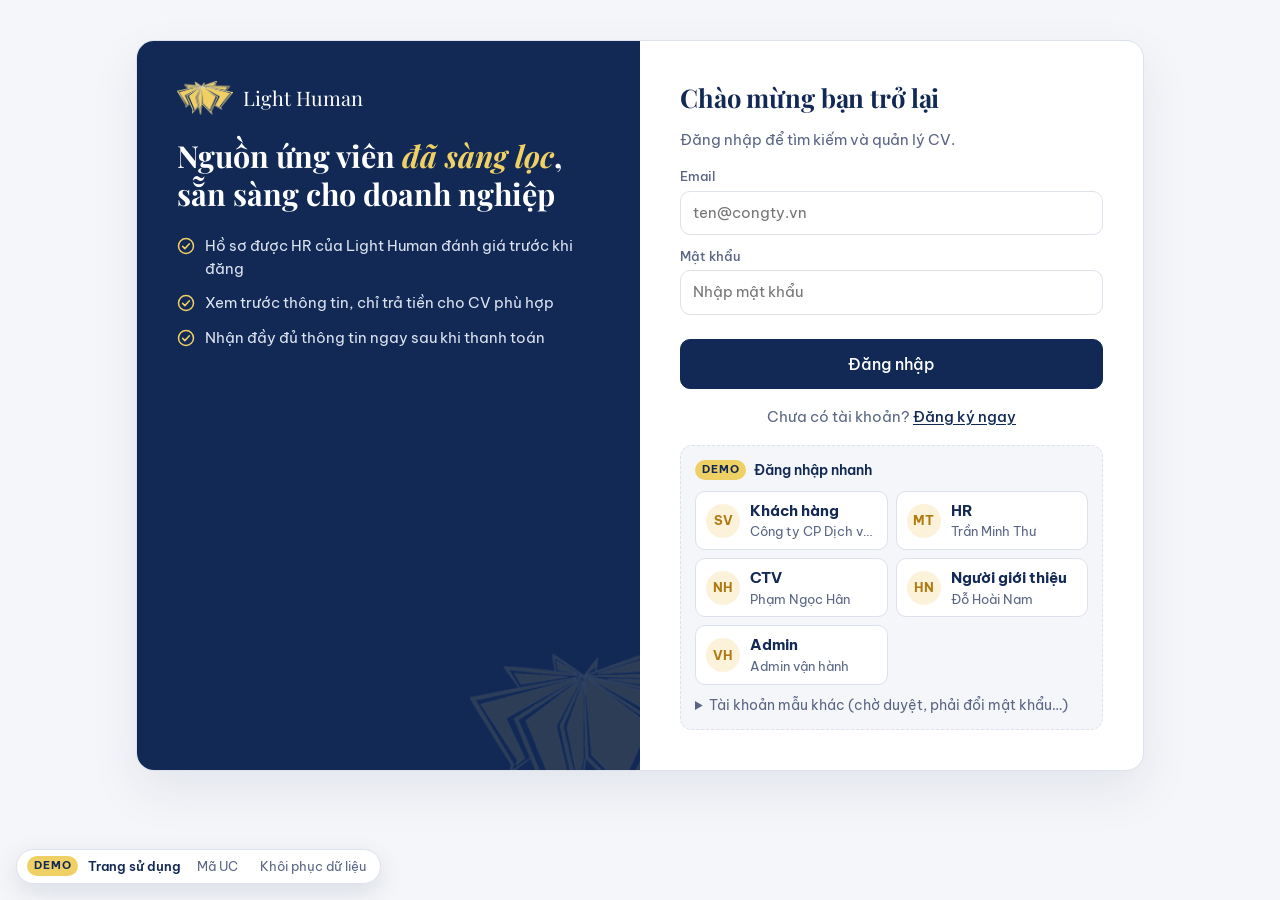
<file: Code/index.html>
<!doctype html>
<html lang="vi">
<head>
<meta charset="utf-8">
<meta name="viewport" content="width=device-width, initial-scale=1, viewport-fit=cover">
<title>CV Marketplace | Light Human</title>
<link rel="icon" href="assets/logo.png">
<link rel="preconnect" href="https://fonts.googleapis.com">
<link rel="preconnect" href="https://fonts.gstatic.com" crossorigin>
<link rel="stylesheet" href="https://fonts.googleapis.com/css2?family=Be+Vietnam+Pro:wght@400;500;600;700&family=Playfair+Display:ital,wght@0,600;0,700;1,600&family=IBM+Plex+Mono:wght@500;600&display=swap">
<link rel="stylesheet" href="style.css">
<style>html,body{margin:0} [hidden]{display:none!important} img{max-width:100%}</style>
</head>
<body>
<header class="topbar" id="topbar" hidden></header>
<div class="shell" id="shell">
  <aside class="side" id="side"></aside>
  <main id="main"></main>
</div>
<div class="toasts" id="toasts" aria-live="polite"></div>
<div id="overlay"></div>
<div class="demo-pill" role="region" aria-label="Công cụ demo"><span class="tag-demo">Demo</span><span class="dp-l">Trang sử dụng</span>
  <button type="button" data-act="toggle-uc">Mã UC</button><button type="button" data-act="reset">Khôi phục dữ liệu</button></div>
<script>window.PORTAL='user';</script>
<script src="app.js"></script>
</body>
</html>
</file>
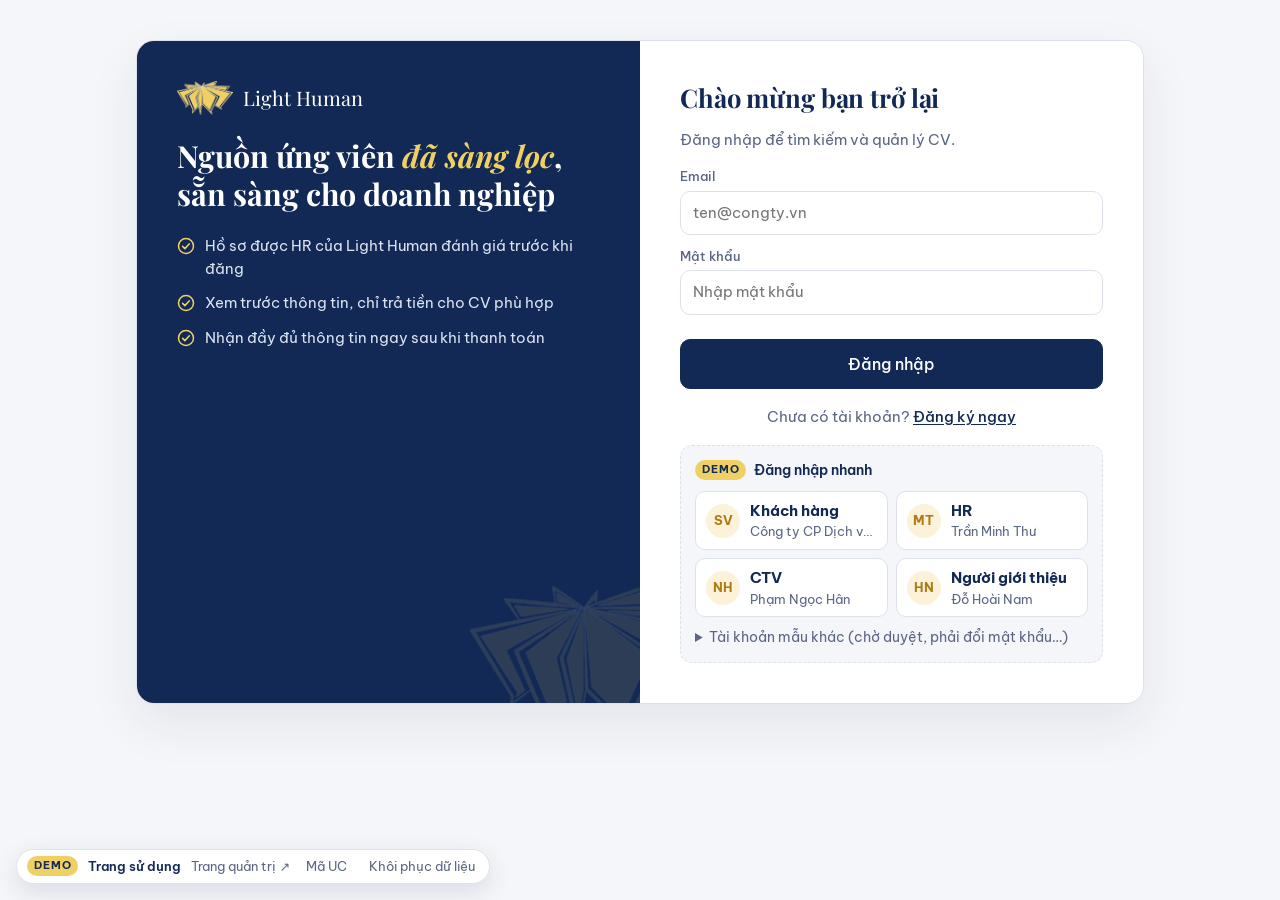
<file: demo/index.html>
<!doctype html>
<html lang="vi">
<head>
<meta charset="utf-8">
<meta name="viewport" content="width=device-width, initial-scale=1, viewport-fit=cover">
<title>CV Marketplace | Light Human</title>
<link rel="icon" href="assets/logo.png">
<link rel="preconnect" href="https://fonts.googleapis.com">
<link rel="preconnect" href="https://fonts.gstatic.com" crossorigin>
<link rel="stylesheet" href="https://fonts.googleapis.com/css2?family=Be+Vietnam+Pro:wght@400;500;600;700&family=Playfair+Display:ital,wght@0,600;0,700;1,600&family=IBM+Plex+Mono:wght@500;600&display=swap">
<link rel="stylesheet" href="style.css">
<style>html,body{margin:0} [hidden]{display:none!important} img{max-width:100%}</style>
</head>
<body>
<header class="topbar" id="topbar" hidden></header>
<div class="shell" id="shell">
  <aside class="side" id="side"></aside>
  <main id="main"></main>
</div>
<div class="toasts" id="toasts" aria-live="polite"></div>
<div id="overlay"></div>
<div class="demo-pill" role="region" aria-label="Công cụ demo"><span class="tag-demo">Demo</span><span class="dp-l">Trang sử dụng</span>
  <a href="admin.html" target="_blank" rel="noopener">Trang quản trị ↗</a><button type="button" data-act="toggle-uc">Mã UC</button><button type="button" data-act="reset">Khôi phục dữ liệu</button></div>
<script>window.PORTAL='user';</script>
<script src="app.js"></script>
</body>
</html>
</file>
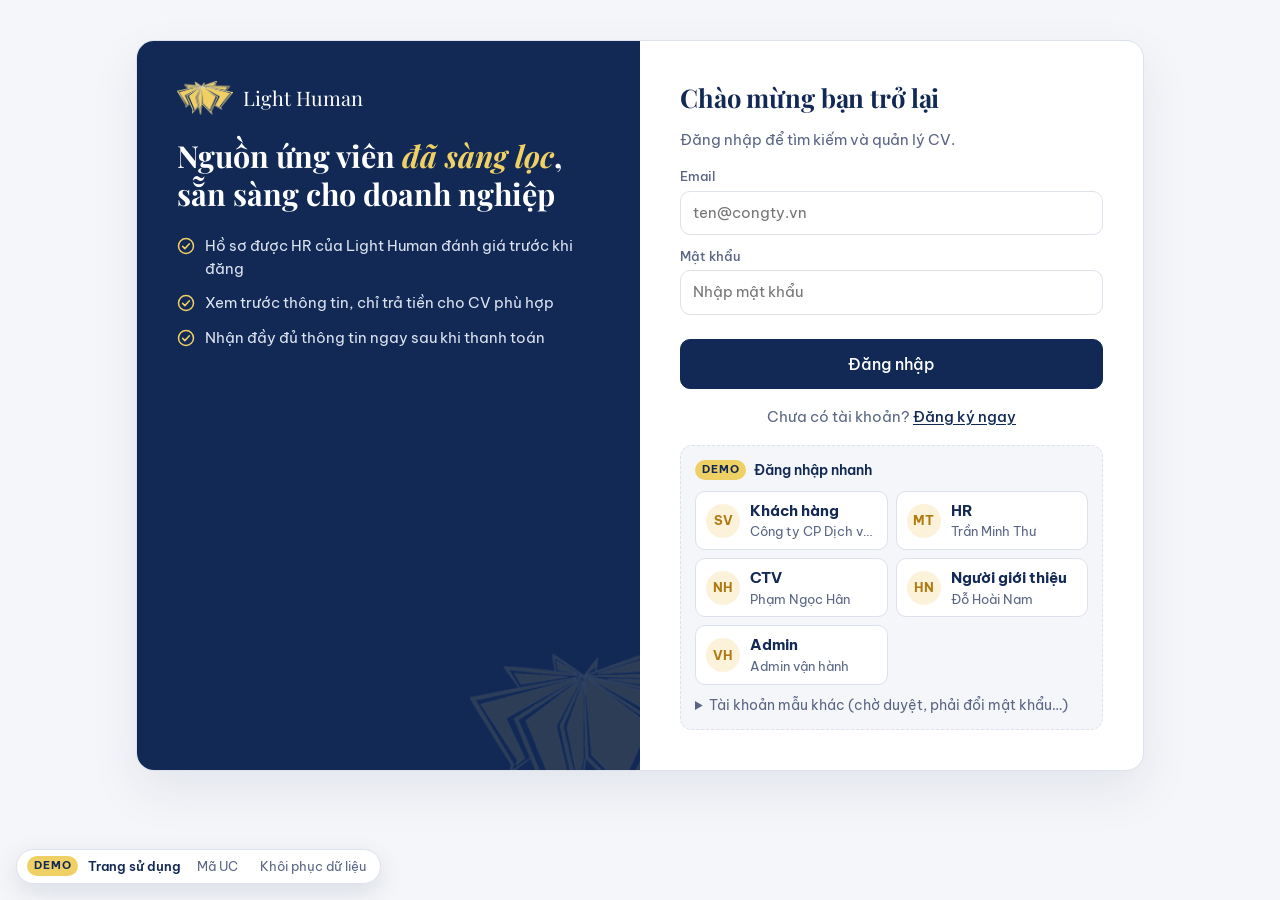
<file: Code/admin.html>
<!doctype html>
<html lang="vi">
<head>
<meta charset="utf-8">
<meta name="viewport" content="width=device-width, initial-scale=1, viewport-fit=cover">
<title>Quản trị CV Marketplace | Light Human</title>
<link rel="icon" href="assets/logo.png">
<link rel="preconnect" href="https://fonts.googleapis.com">
<link rel="preconnect" href="https://fonts.gstatic.com" crossorigin>
<link rel="stylesheet" href="https://fonts.googleapis.com/css2?family=Be+Vietnam+Pro:wght@400;500;600;700&family=Playfair+Display:ital,wght@0,600;0,700;1,600&family=IBM+Plex+Mono:wght@500;600&display=swap">
<link rel="stylesheet" href="style.css">
<style>html,body{margin:0} [hidden]{display:none!important} img{max-width:100%}</style>
</head>
<body>
<header class="topbar" id="topbar" hidden></header>
<div class="shell" id="shell">
  <aside class="side" id="side"></aside>
  <main id="main"></main>
</div>
<div class="toasts" id="toasts" aria-live="polite"></div>
<div id="overlay"></div>
<div class="demo-pill" role="region" aria-label="Công cụ demo"><span class="tag-demo">Demo</span><span class="dp-l">Trang quản trị</span>
  <a href="index.html" target="_blank" rel="noopener">Trang sử dụng ↗</a><button type="button" data-act="toggle-uc">Mã UC</button><button type="button" data-act="reset">Khôi phục dữ liệu</button></div>
<script>window.PORTAL='admin';</script>
<script src="app.js"></script>
</body>
</html>
</file>
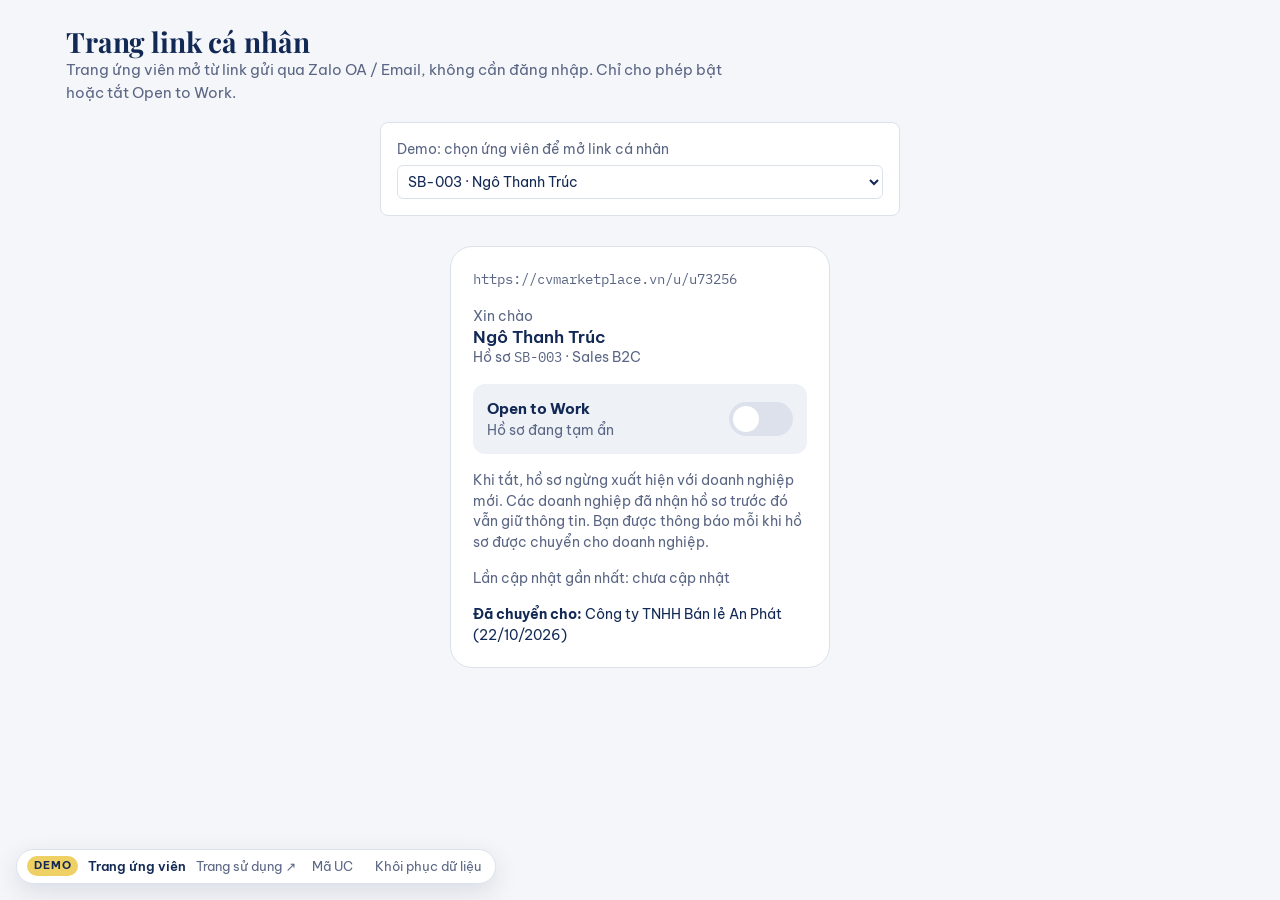
<file: Code/u.html>
<!doctype html>
<html lang="vi">
<head>
<meta charset="utf-8">
<meta name="viewport" content="width=device-width, initial-scale=1, viewport-fit=cover">
<title>Open to Work | Light Human</title>
<link rel="icon" href="assets/logo.png">
<link rel="preconnect" href="https://fonts.googleapis.com">
<link rel="preconnect" href="https://fonts.gstatic.com" crossorigin>
<link rel="stylesheet" href="https://fonts.googleapis.com/css2?family=Be+Vietnam+Pro:wght@400;500;600;700&family=Playfair+Display:ital,wght@0,600;0,700;1,600&family=IBM+Plex+Mono:wght@500;600&display=swap">
<link rel="stylesheet" href="style.css">
<style>html,body{margin:0} [hidden]{display:none!important} img{max-width:100%}</style>
</head>
<body>
<header class="topbar" id="topbar" hidden></header>
<div class="shell" id="shell">
  <aside class="side" id="side"></aside>
  <main id="main"></main>
</div>
<div class="toasts" id="toasts" aria-live="polite"></div>
<div id="overlay"></div>
<div class="demo-pill" role="region" aria-label="Công cụ demo"><span class="tag-demo">Demo</span><span class="dp-l">Trang ứng viên</span>
  <a href="index.html" target="_blank" rel="noopener">Trang sử dụng ↗</a><button type="button" data-act="toggle-uc">Mã UC</button><button type="button" data-act="reset">Khôi phục dữ liệu</button></div>
<script>window.PORTAL='uv';</script>
<script src="app.js"></script>
</body>
</html>
</file>
<file: Code/style.css>
/* Layout: demo band on top, app shell = sidebar nav per role + work area; candidate link page is a phone-width card */
:root{
  /* Light Human: navy wordmark + gold mark; single light look */
  --bg:#F5F6F9; --surface:#FFFFFF; --sunken:#EEF1F6; --ink:#122955; --muted:#5A6684; --line:#DCE1EB;
  --accent:#122955; --accent-ink:#FFFFFF; --accent-soft:#E7ECF5; --mark:#B07A12; --mark-soft:#FBF2D9; --gold:#EFD064;
  --ok:#2B7A4B; --ok-soft:#E1F1E7; --warn:#996208; --warn-soft:#FAEFD6; --bad:#B03A2E; --bad-soft:#F8E1DD;
  --band:#0E2049; --band-ink:#F3EBD2;
  --f-ui:"Be Vietnam Pro",system-ui,-apple-system,"Segoe UI",Roboto,sans-serif;
  --f-display:"Playfair Display",Georgia,"Times New Roman",serif;
  --f-mono:"IBM Plex Mono",ui-monospace,Menlo,Consolas,monospace;
  --r:8px; color-scheme:light;
}
*{box-sizing:border-box}
body{background:var(--bg);color:var(--ink);font-family:var(--f-ui);font-size:14.5px;line-height:1.5}
h1,h2,h3{margin:0;text-wrap:balance;line-height:1.25}
h1{font-family:var(--f-display);font-size:1.75rem;font-weight:700;letter-spacing:-.005em}
h1 em{font-style:italic;color:var(--mark)}
h2{font-size:1.05rem;font-weight:600}
h3{font-size:.95rem;font-weight:600}
p{margin:0}
button,input,select,textarea{font:inherit;color:inherit}
:focus-visible{outline:2px solid var(--accent);outline-offset:2px}
.mono{font-family:var(--f-mono);font-variant-numeric:tabular-nums}
.num{font-variant-numeric:tabular-nums}
.muted{color:var(--muted)}
.small{font-size:.82rem}

/* demo band */
.side-foot{display:flex;flex-direction:column;gap:6px;padding:10px 12px;border-top:1px solid var(--line)}
.side-foot a{color:var(--ink)}
.side-foot button{align-self:flex-start}
.band a{color:var(--band-ink)}
.band{background:var(--band);color:var(--band-ink);padding-left:max(16px,env(safe-area-inset-left,0px));padding-right:max(16px,env(safe-area-inset-right,0px));padding-block:8px}
.band-in{max-width:1280px;margin:0 auto;display:flex;flex-wrap:wrap;gap:8px 16px;align-items:center}
.band b{font-weight:600}
.band .tag{color:var(--gold);font-size:.72rem;letter-spacing:.06em;text-transform:uppercase;border:1px solid color-mix(in srgb,var(--band-ink) 35%,transparent);padding:1px 7px;border-radius:99px}
.band label{display:flex;gap:6px;align-items:center;font-size:.85rem}
.band select{background:transparent;border:1px solid color-mix(in srgb,var(--band-ink) 35%,transparent);color:var(--band-ink);border-radius:6px;padding:4px 6px}
.band select option{color:#17232A;background:#fff}
.band .sp{flex:1}
.band button{background:transparent;color:var(--band-ink);border:1px solid color-mix(in srgb,var(--band-ink) 35%,transparent);border-radius:6px;padding:4px 10px;cursor:pointer;font-size:.85rem}

/* shell */
.shell{max-width:1280px;margin:0 auto;display:grid;grid-template-columns:232px minmax(0,1fr);gap:24px;padding-left:max(16px,env(safe-area-inset-left,0px));padding-right:max(16px,env(safe-area-inset-right,0px));padding-block:20px 48px}
.side{display:flex;flex-direction:column;gap:14px;position:sticky;top:12px;align-self:start}
.brand{display:flex;gap:10px;align-items:center}
.brand img{height:62px;width:auto;display:block}
.brand-sub{font-family:var(--f-display);font-style:italic;color:var(--mark);font-size:.95rem}
.brand-t{font-weight:700;letter-spacing:-.01em}
.who{background:var(--surface);border:1px solid var(--line);border-radius:var(--r);padding:10px 12px}
.who .role{font-size:.72rem;letter-spacing:.06em;text-transform:uppercase;color:var(--mark);font-weight:600}
nav.menu{display:flex;flex-direction:column;gap:2px}
nav.menu a{display:flex;justify-content:space-between;gap:8px;align-items:center;padding:8px 10px;border-radius:6px;color:var(--ink);text-decoration:none}
nav.menu a:hover{background:var(--sunken)}
nav.menu a.on{background:var(--surface);color:var(--ink);font-weight:600;box-shadow:inset 3px 0 0 var(--gold);border:1px solid var(--line)}
nav.menu .uc{font-family:var(--f-mono);font-size:.68rem;color:var(--muted)}
.cartcount{background:var(--gold);color:var(--ink)!important;color:#fff;border-radius:99px;font-size:.7rem;padding:0 7px;font-weight:600}
main{min-width:0;display:flex;flex-direction:column;gap:18px}
.pagehead{display:flex;flex-wrap:wrap;gap:8px 16px;align-items:flex-end;justify-content:space-between}
.pagehead .crumb{display:flex;gap:8px;align-items:center;margin-bottom:4px}
.ucchip{font-family:var(--f-mono);font-size:.7rem;font-weight:600;color:var(--ink);background:var(--mark-soft);padding:2px 7px;border-radius:4px}
.pagehead p{color:var(--muted);max-width:68ch}

.panel{background:var(--surface);border:1px solid var(--line);border-radius:var(--r);padding:16px}
.panel-h{display:flex;justify-content:space-between;align-items:center;gap:10px;margin-bottom:12px;flex-wrap:wrap}
.grid2{display:grid;grid-template-columns:repeat(2,minmax(0,1fr));gap:16px}
.grid3{display:grid;grid-template-columns:repeat(3,minmax(0,1fr));gap:16px}
.stack{display:flex;flex-direction:column;gap:12px}
.row{display:flex;flex-wrap:wrap;gap:8px;align-items:center}

/* forms */
.field{display:flex;flex-direction:column;gap:4px;min-width:0}
.field label{font-size:.8rem;font-weight:500;color:var(--muted)}
.field input,.field select,.field textarea{background:var(--surface);border:1px solid var(--line);border-radius:6px;padding:8px 10px;width:100%}
.field textarea{min-height:72px;resize:vertical}
.field .hint{font-size:.75rem;color:var(--muted)}
.check{display:flex;gap:8px;align-items:flex-start}
.check input{margin-top:4px}
.fgrid{display:grid;grid-template-columns:repeat(3,minmax(0,1fr));gap:12px}
.fgrid .span2{grid-column:span 2}.fgrid .span3{grid-column:1/-1}
fieldset{border:0;padding:0;margin:0;min-width:0}
legend{font-weight:600;margin-bottom:8px;padding:0}

.btn{display:inline-flex;align-items:center;justify-content:center;gap:6px;border-radius:6px;padding:8px 14px;border:1px solid var(--line);background:var(--surface);cursor:pointer;font-weight:500;white-space:nowrap}
.btn:hover{border-color:var(--muted)}
.btn.pri{background:var(--accent);border-color:var(--accent);color:var(--accent-ink)}
.btn.pri:hover{filter:brightness(1.07)}
.btn.danger{color:var(--bad);border-color:color-mix(in srgb,var(--bad) 40%,var(--line))}
.btn.sm{padding:4px 10px;font-size:.84rem}
.btn[disabled]{opacity:.45;cursor:not-allowed}
.link{background:none;border:0;padding:0;color:var(--accent);cursor:pointer;font-weight:500;text-decoration:underline;text-underline-offset:2px}

/* pills */
.pill{display:inline-flex;align-items:center;gap:5px;font-size:.75rem;font-weight:600;padding:2px 8px;border-radius:99px;white-space:nowrap}
.pill::before{content:"";width:6px;height:6px;border-radius:50%;background:currentColor}
.p-ok{background:var(--ok-soft);color:var(--ok)}.p-warn{background:var(--warn-soft);color:var(--warn)}.p-bad{background:var(--bad-soft);color:var(--bad)}.p-neutral{background:var(--sunken);color:var(--muted)}.p-acc{background:var(--accent-soft);color:var(--accent)}

/* tables */
.tw{overflow-x:auto;border:1px solid var(--line);border-radius:var(--r);background:var(--surface)}
table{border-collapse:collapse;width:100%;font-size:.88rem}
th,td{text-align:left;padding:9px 12px;border-bottom:1px solid var(--line);vertical-align:top}
th{font-size:.74rem;text-transform:uppercase;letter-spacing:.05em;color:var(--muted);font-weight:600;background:var(--sunken);white-space:nowrap}
tr:last-child td{border-bottom:0}
td.r,th.r{text-align:right}
.empty{padding:28px;text-align:center;color:var(--muted)}

/* CV cards */
.filters{display:grid;grid-template-columns:2fr repeat(4,minmax(0,1fr));gap:10px;align-items:end}
.cvgrid{display:grid;grid-template-columns:repeat(auto-fill,minmax(250px,1fr));gap:14px}
.cv{background:var(--surface);border:1px solid var(--line);border-radius:var(--r);padding:14px;display:flex;flex-direction:column;gap:10px;transition:border-color .15s}
.cv:hover{border-color:color-mix(in srgb,var(--gold) 70%,var(--line))}
.cv h3{font-family:var(--f-display);font-size:1.05rem}
.cv.sel{border-color:var(--mark);box-shadow:0 0 0 1px var(--mark);background:linear-gradient(var(--surface),var(--surface)) padding-box}
.cv-top{display:flex;justify-content:space-between;align-items:flex-start;gap:8px}
.code{font-family:var(--f-mono);font-weight:600;font-size:.82rem;color:var(--mark)}
.cv dl{display:grid;grid-template-columns:auto 1fr;gap:3px 10px;margin:0;font-size:.85rem}
.cv dt{color:var(--muted)}.cv dd{margin:0}
.cv-foot{display:flex;justify-content:space-between;align-items:center;gap:8px;margin-top:auto;padding-top:8px;border-top:1px dashed var(--line)}
.price{font-family:var(--f-mono);font-weight:600;color:var(--mark)}

/* KPI */
.kpis{display:grid;grid-template-columns:repeat(4,minmax(0,1fr));gap:14px}
.kpi{background:var(--surface);border:1px solid var(--line);border-radius:var(--r);padding:14px}
.kpi .k{font-size:.76rem;color:var(--muted);text-transform:uppercase;letter-spacing:.05em}
.kpi .v{font-family:var(--f-mono);font-size:1.35rem;font-weight:600;margin-top:4px}
.kpi .s{font-size:.78rem;color:var(--muted)}

/* drawer / modal */
.scrim{position:fixed;inset:0;background:color-mix(in srgb,#000 45%,transparent);z-index:40;display:flex;justify-content:flex-end}
.drawer{background:var(--surface);width:min(520px,100%);height:100%;overflow:auto;padding:20px max(20px,env(safe-area-inset-right,0px)) 20px 20px;display:flex;flex-direction:column;gap:14px;border-left:1px solid var(--line)}
.drawer-h{display:flex;justify-content:space-between;align-items:flex-start;gap:10px}
.kv{display:grid;grid-template-columns:150px 1fr;gap:6px 12px;font-size:.9rem}
.kv dt{color:var(--muted)}.kv dd{margin:0;min-width:0;overflow-wrap:anywhere}
.locked{background:var(--sunken);border:1px dashed var(--line);border-radius:6px;padding:12px;color:var(--muted);font-size:.86rem}

/* toasts */
.toasts{position:fixed;right:max(16px,env(safe-area-inset-right,0px));bottom:calc(16px + env(safe-area-inset-bottom,0px));display:flex;flex-direction:column;gap:8px;z-index:60;max-width:min(380px,calc(100% - 32px))}
.toast{background:var(--ink);color:var(--bg);border-radius:8px;padding:10px 14px;font-size:.86rem;box-shadow:0 6px 20px rgba(0,0,0,.18)}
.toast.err{background:var(--bad);color:#fff}

/* notices */
.note{border-radius:6px;padding:10px 12px;font-size:.86rem}
.note.info{background:var(--accent-soft);color:var(--ink)}
.note.warn{background:var(--warn-soft);color:var(--ink)}
.note.err{background:var(--bad-soft);color:var(--bad)}
.note.ok{background:var(--ok-soft);color:var(--ink)}

/* tabs */
.tabs{display:flex;gap:4px;border-bottom:1px solid var(--line);overflow-x:auto}
.tabs button{background:none;border:0;padding:8px 12px;border-bottom:2px solid transparent;cursor:pointer;color:var(--muted);font-weight:500;white-space:nowrap}
.tabs button.on{color:var(--accent);border-bottom-color:var(--accent)}

/* auth */
.auth{max-width:460px;margin:24px auto;display:flex;flex-direction:column;gap:16px}
.seg{display:grid;grid-template-columns:repeat(3,1fr);border:1px solid var(--line);border-radius:6px;overflow:hidden}
.seg button{border:0;background:var(--surface);padding:8px;cursor:pointer}
.seg button+button{border-left:1px solid var(--line)}
.seg button.on{background:var(--accent);color:var(--accent-ink);font-weight:600}
.acclist{display:grid;gap:6px}
.acclist button{display:flex;justify-content:space-between;gap:8px;text-align:left;border:1px solid var(--line);background:var(--surface);border-radius:6px;padding:8px 10px;cursor:pointer}

/* gateway */
.gw{max-width:520px;margin:0 auto;background:var(--surface);border:1px solid var(--line);border-radius:12px;overflow:hidden}
.gw-h{background:var(--sunken);padding:12px 16px;display:flex;justify-content:space-between;align-items:center;font-size:.85rem}
.gw-b{padding:20px;display:grid;grid-template-columns:150px 1fr;gap:20px;align-items:center}
.qr{width:150px;aspect-ratio:1;max-width:100%;display:grid;grid-template-columns:repeat(21,1fr);background:#fff;padding:8px;border-radius:6px;border:1px solid var(--line)}
.qr i{background:#111}.qr b{background:#fff}
.amount{font-family:var(--f-mono);font-size:1.6rem;font-weight:600}
.steps{list-style:none;margin:0;padding:0;display:flex;flex-direction:column;gap:8px}
.steps li{display:flex;gap:10px;align-items:flex-start;font-size:.9rem}
.steps .d{width:20px;height:20px;border-radius:50%;background:var(--ok-soft);color:var(--ok);display:grid;place-items:center;font-size:.72rem;font-weight:700;flex:none;margin-top:1px}

/* candidate link page */
.phone{max-width:380px;margin:12px auto;background:var(--surface);border:1px solid var(--line);border-radius:22px;padding:22px;display:flex;flex-direction:column;gap:16px}
.switch{position:relative;width:64px;height:34px;border-radius:99px;border:0;background:var(--line);cursor:pointer;flex:none}
.switch::after{content:"";position:absolute;top:4px;left:4px;width:26px;height:26px;border-radius:50%;background:#fff;transition:transform .2s}
.switch[aria-checked="true"]{background:var(--ok)}
.switch[aria-checked="true"]::after{transform:translateX(30px)}
.otw-row{display:flex;justify-content:space-between;align-items:center;gap:12px;padding:14px;border-radius:12px;background:var(--sunken)}

/* bar chart */
.bars{display:grid;grid-auto-flow:column;grid-auto-columns:1fr;gap:12px;align-items:end;height:180px;padding:8px 4px 0;border-bottom:1px solid var(--line);background:repeating-linear-gradient(to top,transparent 0 44px,var(--line) 44px 45px)}
.bar{display:flex;flex-direction:column;align-items:center;justify-content:flex-end;height:100%;gap:4px}
.bar span{font-family:var(--f-mono);font-size:.72rem;color:var(--muted)}
.bar i{display:block;width:60%;max-width:44px;background:var(--accent);border-radius:4px 4px 0 0;min-height:2px}
.bar.last i{background:var(--mark)}
.barlab{display:grid;grid-auto-flow:column;grid-auto-columns:1fr;gap:12px;font-size:.75rem;color:var(--muted);text-align:center;padding:4px}

@media (max-width:900px){
  .shell{grid-template-columns:minmax(0,1fr)}
  .side{position:static}
  nav.menu{flex-direction:row;overflow-x:auto;gap:4px}
  nav.menu a{white-space:nowrap}
  .filters{grid-template-columns:repeat(2,minmax(0,1fr))}
  .filters .q{grid-column:1/-1}
  .kpis{grid-template-columns:repeat(2,minmax(0,1fr))}
  .grid2,.grid3{grid-template-columns:minmax(0,1fr)}
  .fgrid{grid-template-columns:minmax(0,1fr)}
  .fgrid .span2{grid-column:auto}
  .gw-b{grid-template-columns:minmax(0,1fr);justify-items:center;text-align:center}
  .kv{grid-template-columns:minmax(0,1fr)}
  .kv dt{margin-top:6px}
}
@media (prefers-reduced-motion:reduce){*{transition:none!important}}

/* ============ UI v2 ============ */
body{font-size:15px}
.shell{padding-block:24px 96px}
body[data-layout="top"] .shell,body[data-layout="auth"] .shell,body[data-layout="bare"] .shell{grid-template-columns:minmax(0,1fr);max-width:1180px}
body[data-layout="top"] .side,body[data-layout="auth"] .side,body[data-layout="bare"] .side{display:none}
body[data-layout="auth"] .shell{max-width:1040px;padding-block:40px 96px}
.av{width:34px;height:34px;border-radius:50%;background:var(--mark-soft);color:var(--mark);display:inline-grid;place-items:center;font-weight:700;font-size:.8rem;flex:none}
.av.lg{width:46px;height:46px;border-radius:12px;font-family:var(--f-mono);font-size:.85rem;background:var(--accent-soft);color:var(--ink)}
.center{text-align:center}
svg{width:18px;height:18px;fill:none;stroke:currentColor;stroke-width:2;stroke-linecap:round;stroke-linejoin:round;flex:none}

/* top bar */
.topbar{position:sticky;top:env(safe-area-inset-top,0px);z-index:30;background:var(--surface);border-bottom:1px solid var(--line);padding-left:max(16px,env(safe-area-inset-left,0px));padding-right:max(16px,env(safe-area-inset-right,0px))}
.tb-in{max-width:1180px;margin:0 auto;display:flex;align-items:center;gap:24px;height:68px}
.tb-brand{display:flex;align-items:center;gap:10px;text-decoration:none;color:var(--ink);flex:none}
.tb-brand img{height:40px}
.tb-brand span{font-family:var(--f-display);font-style:italic;color:var(--mark);font-size:1rem;border-left:1px solid var(--line);padding-left:10px}
.tb-nav{display:flex;gap:4px;flex:1;min-width:0;overflow-x:auto}
.tb-nav a{padding:8px 12px;border-radius:8px;color:var(--muted);text-decoration:none;font-weight:500;white-space:nowrap}
.tb-nav a:hover{color:var(--ink);background:var(--sunken)}
.tb-nav a.on{color:var(--ink);background:var(--mark-soft)}
.tb-right{display:flex;align-items:center;gap:10px;flex:none}
.tb-cart{position:relative;width:42px;height:42px;border-radius:50%;display:grid;place-items:center;color:var(--ink);border:1px solid var(--line)}
.tb-cart.on{border-color:var(--gold);background:var(--mark-soft)}
.tb-cart svg{width:20px;height:20px}
.tb-cart b{position:absolute;top:-4px;right:-4px;background:var(--gold);color:var(--ink);font-size:.7rem;min-width:20px;height:20px;border-radius:10px;display:grid;place-items:center;padding:0 5px}
.tb-user{position:relative}
.tb-user summary{list-style:none;display:flex;align-items:center;gap:8px;cursor:pointer;padding:4px 8px 4px 4px;border-radius:99px;border:1px solid var(--line)}
.tb-user summary::-webkit-details-marker{display:none}
.tb-un{max-width:160px;overflow:hidden;text-overflow:ellipsis;white-space:nowrap;font-weight:500;font-size:.9rem}
.tb-menu{position:absolute;right:0;top:calc(100% + 8px);background:var(--surface);border:1px solid var(--line);border-radius:12px;padding:14px;min-width:240px;box-shadow:0 12px 32px rgba(18,41,85,.12);display:flex;flex-direction:column;gap:2px}
.tb-menu hr{border:0;border-top:1px solid var(--line);margin:8px 0;width:100%}

/* side (admin) */
.side .brand{flex-direction:column;align-items:flex-start;gap:4px;padding:4px 8px 8px}
.side .brand img{height:52px}
.side .who{display:flex;gap:10px;align-items:center;margin-top:8px}
nav.menu a{padding:10px 12px}

/* messages */
.msg{display:flex;gap:12px;align-items:flex-start;padding:12px 14px;border-radius:10px;border:1px solid transparent;font-size:.9rem;line-height:1.45}
.msg-ic{display:grid;place-items:center;margin-top:1px}
.msg-t{font-weight:600}
.msg-d{color:var(--ink);opacity:.85;margin-top:2px}
.msg-d a{color:inherit;font-weight:600}
.msg-err{background:var(--bad-soft);border-color:color-mix(in srgb,var(--bad) 25%,transparent)}.msg-err .msg-ic,.msg-err .msg-t{color:var(--bad)}
.msg-warn{background:var(--warn-soft);border-color:color-mix(in srgb,var(--warn) 25%,transparent)}.msg-warn .msg-ic,.msg-warn .msg-t{color:var(--warn)}
.msg-info{background:var(--accent-soft);border-color:color-mix(in srgb,var(--ink) 15%,transparent)}.msg-info .msg-ic,.msg-info .msg-t{color:var(--ink)}
.msg-ok{background:var(--ok-soft);border-color:color-mix(in srgb,var(--ok) 25%,transparent)}.msg-ok .msg-ic,.msg-ok .msg-t{color:var(--ok)}
.note{border-radius:10px;padding:12px 14px;line-height:1.45}
.toast{display:flex;gap:10px;align-items:flex-start;background:var(--surface);color:var(--ink);border:1px solid var(--line);border-left:4px solid var(--ok);border-radius:10px;padding:12px 14px;box-shadow:0 10px 30px rgba(18,41,85,.14)}
.toast .msg-ic{color:var(--ok)}
.toast.err{background:var(--surface);color:var(--ink);border-left-color:var(--bad)}.toast.err .msg-ic{color:var(--bad)}

/* buttons */
.btn{border-radius:10px;padding:9px 16px;transition:background .15s,border-color .15s}
.btn.big{padding:12px 16px;font-size:1rem;width:100%}
.btn.ghost{background:transparent}
.btn.gold{background:var(--gold);border-color:var(--gold);color:var(--ink);font-weight:600}
.btn.sel{border-color:var(--ok);color:var(--ok);background:var(--ok-soft)}
.field input,.field select,.field textarea{border-radius:10px;padding:10px 12px}
.field input:focus,.field select:focus,.field textarea:focus{outline:none;border-color:var(--ink);box-shadow:0 0 0 3px var(--accent-soft)}

/* auth */
.auth2{display:grid;grid-template-columns:1fr 1fr;background:var(--surface);border:1px solid var(--line);border-radius:18px;overflow:hidden;box-shadow:0 20px 50px rgba(18,41,85,.08)}
.auth-brand{background:var(--ink);color:#fff;padding:40px;display:flex;flex-direction:column;gap:22px;position:relative;overflow:hidden}
.auth-brand::after{content:"";position:absolute;right:-90px;bottom:-90px;width:260px;height:260px;background:url(assets/mark.png) center/contain no-repeat;opacity:.12}
.ab-logo{display:flex;align-items:center;gap:10px;font-family:var(--f-display);font-size:1.25rem}
.ab-logo img{height:34px}
.auth-brand h2{font-family:var(--f-display);font-size:1.9rem;line-height:1.25;font-weight:700}
.auth-brand h2 em{color:var(--gold)}
.auth-brand ul{list-style:none;margin:0;padding:0;display:flex;flex-direction:column;gap:12px;color:#DCE3F1}
.auth-brand li{display:flex;gap:10px;align-items:flex-start}.auth-brand li svg{color:var(--gold);margin-top:2px}
.auth-form{padding:40px;display:flex;flex-direction:column;gap:16px;min-width:0}
.auth-form h1{font-size:1.6rem}
.auth-form .pagehead p{margin-top:4px}
.demo-box{border:1px dashed var(--line);border-radius:12px;padding:14px;display:flex;flex-direction:column;gap:10px;background:var(--bg)}
.demo-h{font-weight:600;font-size:.88rem;display:flex;gap:8px;align-items:center}
.tag-demo{font-size:.66rem;letter-spacing:.08em;text-transform:uppercase;background:var(--gold);color:var(--ink);padding:2px 7px;border-radius:99px;font-weight:700}
.quick{display:grid;grid-template-columns:repeat(2,minmax(0,1fr));gap:8px}
.quick button{display:flex;gap:10px;align-items:center;text-align:left;background:var(--surface);border:1px solid var(--line);border-radius:10px;padding:8px 10px;cursor:pointer;min-width:0}
.quick button:hover{border-color:var(--gold)}
.quick button span:last-child{display:flex;flex-direction:column;min-width:0}
.quick small{color:var(--muted);white-space:nowrap;overflow:hidden;text-overflow:ellipsis}
.more summary{cursor:pointer;font-size:.85rem;color:var(--muted)}
.more .acclist{margin-top:8px}

/* search */
.hero{background:var(--ink);color:#fff;border-radius:18px;padding:32px;display:flex;flex-direction:column;gap:10px;position:relative;overflow:hidden}
.hero::after{content:"";position:absolute;right:-40px;top:-50px;width:240px;height:240px;background:url(assets/mark.png) center/contain no-repeat;opacity:.14}
.hero h1{font-size:2rem;color:#fff}.hero h1 em{color:var(--gold)}
.hero p{color:#DCE3F1}.hero p b{color:var(--gold)}
.searchbar{display:grid;grid-template-columns:2.2fr repeat(4,minmax(0,1fr));gap:8px;background:#fff;border-radius:14px;padding:8px;margin-top:8px;position:relative;z-index:1}
.searchbar select,.sb-q input{border:0;background:var(--bg);border-radius:10px;padding:11px 12px;width:100%;color:var(--ink);min-width:0}
.sb-q{display:flex;align-items:center;gap:8px;background:var(--bg);border-radius:10px;padding-left:12px;color:var(--muted)}
.sb-q input{padding-left:0;outline:none}
.resbar{display:flex;justify-content:space-between;align-items:center}
.cvgrid2{display:grid;grid-template-columns:repeat(auto-fill,minmax(300px,1fr));gap:16px}
.cv2{background:var(--surface);border:1px solid var(--line);border-radius:14px;padding:18px;display:flex;flex-direction:column;gap:12px;transition:box-shadow .15s,border-color .15s}
.cv2:hover{box-shadow:0 10px 28px rgba(18,41,85,.08);border-color:color-mix(in srgb,var(--gold) 60%,var(--line))}
.cv2.sel{border-color:var(--ok);box-shadow:0 0 0 1px var(--ok)}
.cv2-top{display:flex;gap:12px;align-items:center}
.cv2-top>div{flex:1}
.cv2 h3{font-family:var(--f-display);font-size:1.12rem}
.chips{display:flex;flex-wrap:wrap;gap:6px}
.chips span{background:var(--sunken);border-radius:99px;padding:3px 10px;font-size:.8rem}
.cv2-str{color:var(--muted);font-size:.9rem;display:-webkit-box;-webkit-line-clamp:2;-webkit-box-orient:vertical;overflow:hidden;min-height:2.7em}
.cv2-meta{font-size:.88rem}.cv2-meta .dot{color:var(--line);margin:0 4px}
.cv2-foot{display:flex;justify-content:space-between;gap:8px;margin-top:auto;padding-top:12px;border-top:1px solid var(--line)}
.empty2{display:flex;flex-direction:column;align-items:center;gap:8px;padding:48px 16px;text-align:center;background:var(--surface);border:1px dashed var(--line);border-radius:14px}
.empty2 svg{width:36px;height:36px;color:var(--muted)}
.cartbar{position:sticky;bottom:calc(70px + env(safe-area-inset-bottom,0px));display:flex;justify-content:space-between;align-items:center;gap:12px;background:var(--ink);color:#fff;border-radius:14px;padding:12px 16px;box-shadow:0 14px 34px rgba(18,41,85,.25);z-index:20}
.cartbar .small{color:#DCE3F1}

/* demo pill */
.demo-pill{position:fixed;left:max(16px,env(safe-area-inset-left,0px));bottom:calc(16px + env(safe-area-inset-bottom,0px));z-index:50;display:flex;align-items:center;gap:10px;background:var(--surface);border:1px solid var(--line);border-radius:99px;padding:6px 8px 6px 10px;font-size:.8rem;box-shadow:0 8px 24px rgba(18,41,85,.12);max-width:calc(100% - 32px);overflow-x:auto}
.demo-pill a,.demo-pill button{color:var(--muted);background:none;border:0;cursor:pointer;white-space:nowrap;text-decoration:none;font:inherit}
.demo-pill a:hover,.demo-pill button:hover{color:var(--ink)}
.dp-l{font-weight:600;white-space:nowrap}
.toasts{bottom:calc(72px + env(safe-area-inset-bottom,0px))}
body:has(.cartbar) .toasts{bottom:calc(150px + env(safe-area-inset-bottom,0px))}

@media (max-width:900px){
  .auth2{grid-template-columns:minmax(0,1fr)}
  .auth-brand{padding:28px}.auth-brand h2{font-size:1.5rem}
  .auth-form{padding:24px}
  .searchbar{grid-template-columns:repeat(2,minmax(0,1fr))}.sb-q{grid-column:1/-1}
  .tb-in{gap:12px;height:auto;padding-block:10px;flex-wrap:wrap}
  .tb-nav{order:3;flex-basis:100%}
  .tb-un{display:none}
  .hero{padding:22px}.hero h1{font-size:1.5rem}
  .quick{grid-template-columns:minmax(0,1fr)}
}

/* ============ UI v3: toolbar & sàng lọc ============ */
.toolbar{display:flex;flex-wrap:wrap;gap:8px;align-items:center;background:var(--surface);border:1px solid var(--line);border-radius:12px;padding:8px}
.toolbar select{border:1px solid var(--line);background:var(--surface);border-radius:10px;padding:9px 10px;max-width:100%;min-width:0;color:var(--ink)}
.toolbar select.on{border-color:var(--gold);background:var(--mark-soft)}
.tbq{display:flex;align-items:center;gap:8px;flex:1 1 260px;min-width:0;background:var(--bg);border-radius:10px;padding:0 12px;color:var(--muted)}
.tbq input{border:0;background:transparent;padding:10px 0;width:100%;min-width:0;outline:none;color:var(--ink)}
.tbq.solo{border:1px solid var(--line)}
.tbn{margin-left:auto;font-size:.85rem;color:var(--muted);white-space:nowrap}
.tabs .cnt{background:var(--sunken);border-radius:99px;padding:0 8px;font-size:.75rem;margin-left:4px}
.tabs button.on .cnt{background:var(--mark-soft);color:var(--ink)}
tfoot td{background:var(--sunken);border-top:1px solid var(--line)}
.sl{display:grid;grid-template-columns:320px minmax(0,1fr);gap:16px;align-items:start}
.sl-list{display:flex;flex-direction:column;gap:6px;position:sticky;top:84px;max-height:calc(100vh - 110px);overflow:auto;padding-right:2px}
.sl-item{display:flex;gap:10px;align-items:flex-start;text-align:left;background:var(--surface);border:1px solid var(--line);border-radius:12px;padding:10px 12px;cursor:pointer;width:100%}
.sl-item:hover{border-color:color-mix(in srgb,var(--gold) 60%,var(--line))}
.sl-item.on{border-color:var(--ink);box-shadow:inset 3px 0 0 var(--gold)}
.sl-it{display:flex;flex-direction:column;flex:1;min-width:0}
.sl-it b{white-space:nowrap;overflow:hidden;text-overflow:ellipsis}
.wait{font-size:.72rem;background:var(--sunken);border-radius:99px;padding:2px 8px;white-space:nowrap;color:var(--muted)}
.wait.late{background:var(--warn-soft);color:var(--warn);font-weight:600}
.sl-detail{display:flex;flex-direction:column;gap:16px;border-radius:14px;padding:20px}
.sl-h{display:flex;justify-content:space-between;gap:12px;align-items:flex-start}
.sl-h h2{font-family:var(--f-display);font-size:1.5rem;margin:2px 0}
.sl-grid{display:grid;grid-template-columns:repeat(2,minmax(0,1fr));gap:16px 24px}
.sl-grid .span2{grid-column:1/-1}
.sl-grid h3,.sl-form h3{font-size:.78rem;text-transform:uppercase;letter-spacing:.06em;color:var(--muted);margin-bottom:8px}
.kv2{display:grid;grid-template-columns:160px 1fr;gap:6px 12px;margin:0;font-size:.92rem}
.kv2 dt{color:var(--muted)}.kv2 dd{margin:0;min-width:0;overflow-wrap:anywhere}
.cvfile{border:1px solid var(--line);border-radius:12px;overflow:hidden}
.cvf-h{display:flex;justify-content:space-between;align-items:center;padding:8px 12px;background:var(--sunken);font-size:.88rem}
.cvf-page{margin:14px auto;max-width:420px;background:#fff;border:1px solid var(--line);box-shadow:0 4px 14px rgba(18,41,85,.08);padding:22px;display:flex;flex-direction:column;gap:6px}
.cvf-name{font-family:var(--f-display);font-size:1.15rem;font-weight:700;color:var(--ink)}
.cvf-sub{font-size:.75rem;color:var(--muted)}
.cvf-l{height:2px;background:var(--gold);margin:6px 0}
.cvf-sec{font-size:.7rem;font-weight:700;text-transform:uppercase;letter-spacing:.06em;color:var(--ink);margin-top:6px}
.cvf-line{height:7px;border-radius:4px;background:var(--sunken)}
.w80{width:80%}.w70{width:70%}.w60{width:60%}.w50{width:50%}.w40{width:40%}
.sl-form{border-top:1px solid var(--line);padding-top:16px}
.crit{display:flex;flex-direction:column;gap:8px}
.crit .check{padding:10px 12px;border:1px solid var(--line);border-radius:10px;cursor:pointer}
.crit .check:has(input:checked){border-color:var(--ok);background:var(--ok-soft)}
.seg2{display:grid;grid-template-columns:1fr 1fr;gap:8px}
.seg2 label{cursor:pointer}
.seg2 input{position:absolute;opacity:0;pointer-events:none}
.seg2 span{display:flex;align-items:center;justify-content:center;gap:8px;border:1px solid var(--line);border-radius:10px;padding:11px;font-weight:600}
.seg2 input:focus-visible+span{outline:2px solid var(--ink);outline-offset:2px}
.seg2 label:first-child input:checked+span{border-color:var(--ok);background:var(--ok-soft);color:var(--ok)}
.seg2 label:last-child input:checked+span{border-color:var(--bad);background:var(--bad-soft);color:var(--bad)}
@media (max-width:900px){
  .sl{grid-template-columns:minmax(0,1fr)}
  .sl-list{position:static;max-height:260px}
  .sl-grid{grid-template-columns:minmax(0,1fr)}
  .kv2{grid-template-columns:110px 1fr}
  .tbn{margin-left:0}
}
.form2 legend{font-size:.78rem;text-transform:uppercase;letter-spacing:.06em;color:var(--muted)}
.field label i{color:var(--bad);font-style:normal}
.field input:disabled{background:var(--sunken);color:var(--muted)}
.consent{padding:12px 14px;border:1px solid var(--line);border-radius:10px}
.consent:has(input:checked){border-color:var(--ok);background:var(--ok-soft)}
.blk{display:flex;flex-direction:column;gap:10px}
.blk>h3{font-size:.78rem;text-transform:uppercase;letter-spacing:.06em;color:var(--muted)}
.sl-detail .blk+.blk,.sl-detail form{border-top:1px solid var(--line);padding-top:16px}
.sl-detail form .blk+.blk{margin-top:6px}
.hint{font-size:.78rem;color:var(--muted)}

/* ============ UI v5: nguyên tắc UI chung ============ */
.small{font-size:.85rem}
.btn{min-height:40px}
.btn.sm{min-height:34px;padding:6px 12px;font-size:.88rem}
.btn.dangerf{background:var(--bad);border-color:var(--bad);color:#fff}
.btn[disabled]{opacity:.5}
.link{min-height:24px}
[aria-invalid="true"]{border-color:var(--bad)!important;box-shadow:0 0 0 3px var(--bad-soft)!important}
.scrim.center{justify-content:center;align-items:center;padding:16px}
.modal{background:var(--surface);border-radius:16px;padding:24px;width:min(440px,100%);display:flex;flex-direction:column;gap:10px;box-shadow:0 24px 60px rgba(0,0,0,.25)}
.modal h2{font-size:1.2rem}
.md-ic{width:44px;height:44px;border-radius:50%;display:grid;place-items:center;background:var(--accent-soft);color:var(--ink)}
.md-ic.bad{background:var(--bad-soft);color:var(--bad)}
.md-ic svg{width:22px;height:22px}
.md-act{justify-content:flex-end;margin-top:8px}
.cart2{display:grid;grid-template-columns:minmax(0,1fr) 340px;gap:16px;align-items:start}
.ci{display:flex;gap:12px;align-items:center;background:var(--surface);border:1px solid var(--line);border-radius:12px;padding:12px 14px}
.sum{display:flex;flex-direction:column;gap:10px;border-radius:14px;position:sticky;top:84px}
.sum h2{font-size:1.05rem}
.sr{display:flex;justify-content:space-between}
.sr.tot{border-top:1px solid var(--line);padding-top:10px;font-size:1.1rem}
@media (max-width:900px){.cart2{grid-template-columns:minmax(0,1fr)}.sum{position:static}.ci{flex-wrap:wrap}}

.field .tbq{flex:none}
.tb-nav a{font-size:.95rem}
@media (max-width:1100px){.tb-brand span{display:none}}

.field .tbq input{border:0!important;box-shadow:none!important;padding:10px 0;background:transparent}
</file>
<file: demo/style.css>
/* Layout: demo band on top, app shell = sidebar nav per role + work area; candidate link page is a phone-width card */
:root{
  /* Light Human: navy wordmark + gold mark; single light look */
  --bg:#F5F6F9; --surface:#FFFFFF; --sunken:#EEF1F6; --ink:#122955; --muted:#5A6684; --line:#DCE1EB;
  --accent:#122955; --accent-ink:#FFFFFF; --accent-soft:#E7ECF5; --mark:#B07A12; --mark-soft:#FBF2D9; --gold:#EFD064;
  --ok:#2B7A4B; --ok-soft:#E1F1E7; --warn:#996208; --warn-soft:#FAEFD6; --bad:#B03A2E; --bad-soft:#F8E1DD;
  --band:#0E2049; --band-ink:#F3EBD2;
  --f-ui:"Be Vietnam Pro",system-ui,-apple-system,"Segoe UI",Roboto,sans-serif;
  --f-display:"Playfair Display",Georgia,"Times New Roman",serif;
  --f-mono:"IBM Plex Mono",ui-monospace,Menlo,Consolas,monospace;
  --r:8px; color-scheme:light;
}
*{box-sizing:border-box}
body{background:var(--bg);color:var(--ink);font-family:var(--f-ui);font-size:14.5px;line-height:1.5}
h1,h2,h3{margin:0;text-wrap:balance;line-height:1.25}
h1{font-family:var(--f-display);font-size:1.75rem;font-weight:700;letter-spacing:-.005em}
h1 em{font-style:italic;color:var(--mark)}
h2{font-size:1.05rem;font-weight:600}
h3{font-size:.95rem;font-weight:600}
p{margin:0}
button,input,select,textarea{font:inherit;color:inherit}
:focus-visible{outline:2px solid var(--accent);outline-offset:2px}
.mono{font-family:var(--f-mono);font-variant-numeric:tabular-nums}
.num{font-variant-numeric:tabular-nums}
.muted{color:var(--muted)}
.small{font-size:.82rem}

/* demo band */
.side-foot{display:flex;flex-direction:column;gap:6px;padding:10px 12px;border-top:1px solid var(--line)}
.side-foot a{color:var(--ink)}
.side-foot button{align-self:flex-start}
.band a{color:var(--band-ink)}
.band{background:var(--band);color:var(--band-ink);padding-left:max(16px,env(safe-area-inset-left,0px));padding-right:max(16px,env(safe-area-inset-right,0px));padding-block:8px}
.band-in{max-width:1280px;margin:0 auto;display:flex;flex-wrap:wrap;gap:8px 16px;align-items:center}
.band b{font-weight:600}
.band .tag{color:var(--gold);font-size:.72rem;letter-spacing:.06em;text-transform:uppercase;border:1px solid color-mix(in srgb,var(--band-ink) 35%,transparent);padding:1px 7px;border-radius:99px}
.band label{display:flex;gap:6px;align-items:center;font-size:.85rem}
.band select{background:transparent;border:1px solid color-mix(in srgb,var(--band-ink) 35%,transparent);color:var(--band-ink);border-radius:6px;padding:4px 6px}
.band select option{color:#17232A;background:#fff}
.band .sp{flex:1}
.band button{background:transparent;color:var(--band-ink);border:1px solid color-mix(in srgb,var(--band-ink) 35%,transparent);border-radius:6px;padding:4px 10px;cursor:pointer;font-size:.85rem}

/* shell */
.shell{max-width:1280px;margin:0 auto;display:grid;grid-template-columns:232px minmax(0,1fr);gap:24px;padding-left:max(16px,env(safe-area-inset-left,0px));padding-right:max(16px,env(safe-area-inset-right,0px));padding-block:20px 48px}
.side{display:flex;flex-direction:column;gap:14px;position:sticky;top:12px;align-self:start}
.brand{display:flex;gap:10px;align-items:center}
.brand img{height:62px;width:auto;display:block}
.brand-sub{font-family:var(--f-display);font-style:italic;color:var(--mark);font-size:.95rem}
.brand-t{font-weight:700;letter-spacing:-.01em}
.who{background:var(--surface);border:1px solid var(--line);border-radius:var(--r);padding:10px 12px}
.who .role{font-size:.72rem;letter-spacing:.06em;text-transform:uppercase;color:var(--mark);font-weight:600}
nav.menu{display:flex;flex-direction:column;gap:2px}
nav.menu a{display:flex;justify-content:space-between;gap:8px;align-items:center;padding:8px 10px;border-radius:6px;color:var(--ink);text-decoration:none}
nav.menu a:hover{background:var(--sunken)}
nav.menu a.on{background:var(--surface);color:var(--ink);font-weight:600;box-shadow:inset 3px 0 0 var(--gold);border:1px solid var(--line)}
nav.menu .uc{font-family:var(--f-mono);font-size:.68rem;color:var(--muted)}
.cartcount{background:var(--gold);color:var(--ink)!important;color:#fff;border-radius:99px;font-size:.7rem;padding:0 7px;font-weight:600}
main{min-width:0;display:flex;flex-direction:column;gap:18px}
.pagehead{display:flex;flex-wrap:wrap;gap:8px 16px;align-items:flex-end;justify-content:space-between}
.pagehead .crumb{display:flex;gap:8px;align-items:center;margin-bottom:4px}
.ucchip{font-family:var(--f-mono);font-size:.7rem;font-weight:600;color:var(--ink);background:var(--mark-soft);padding:2px 7px;border-radius:4px}
.pagehead p{color:var(--muted);max-width:68ch}

.panel{background:var(--surface);border:1px solid var(--line);border-radius:var(--r);padding:16px}
.panel-h{display:flex;justify-content:space-between;align-items:center;gap:10px;margin-bottom:12px;flex-wrap:wrap}
.grid2{display:grid;grid-template-columns:repeat(2,minmax(0,1fr));gap:16px}
.grid3{display:grid;grid-template-columns:repeat(3,minmax(0,1fr));gap:16px}
.stack{display:flex;flex-direction:column;gap:12px}
.row{display:flex;flex-wrap:wrap;gap:8px;align-items:center}

/* forms */
.field{display:flex;flex-direction:column;gap:4px;min-width:0}
.field label{font-size:.8rem;font-weight:500;color:var(--muted)}
.field input,.field select,.field textarea{background:var(--surface);border:1px solid var(--line);border-radius:6px;padding:8px 10px;width:100%}
.field textarea{min-height:72px;resize:vertical}
.field .hint{font-size:.75rem;color:var(--muted)}
.check{display:flex;gap:8px;align-items:flex-start}
.check input{margin-top:4px}
.fgrid{display:grid;grid-template-columns:repeat(3,minmax(0,1fr));gap:12px}
.fgrid .span2{grid-column:span 2}.fgrid .span3{grid-column:1/-1}
fieldset{border:0;padding:0;margin:0;min-width:0}
legend{font-weight:600;margin-bottom:8px;padding:0}

.btn{display:inline-flex;align-items:center;justify-content:center;gap:6px;border-radius:6px;padding:8px 14px;border:1px solid var(--line);background:var(--surface);cursor:pointer;font-weight:500;white-space:nowrap}
.btn:hover{border-color:var(--muted)}
.btn.pri{background:var(--accent);border-color:var(--accent);color:var(--accent-ink)}
.btn.pri:hover{filter:brightness(1.07)}
.btn.danger{color:var(--bad);border-color:color-mix(in srgb,var(--bad) 40%,var(--line))}
.btn.sm{padding:4px 10px;font-size:.84rem}
.btn[disabled]{opacity:.45;cursor:not-allowed}
.link{background:none;border:0;padding:0;color:var(--accent);cursor:pointer;font-weight:500;text-decoration:underline;text-underline-offset:2px}

/* pills */
.pill{display:inline-flex;align-items:center;gap:5px;font-size:.75rem;font-weight:600;padding:2px 8px;border-radius:99px;white-space:nowrap}
.pill::before{content:"";width:6px;height:6px;border-radius:50%;background:currentColor}
.p-ok{background:var(--ok-soft);color:var(--ok)}.p-warn{background:var(--warn-soft);color:var(--warn)}.p-bad{background:var(--bad-soft);color:var(--bad)}.p-neutral{background:var(--sunken);color:var(--muted)}.p-acc{background:var(--accent-soft);color:var(--accent)}

/* tables */
.tw{overflow-x:auto;border:1px solid var(--line);border-radius:var(--r);background:var(--surface)}
table{border-collapse:collapse;width:100%;font-size:.88rem}
th,td{text-align:left;padding:9px 12px;border-bottom:1px solid var(--line);vertical-align:top}
th{font-size:.74rem;text-transform:uppercase;letter-spacing:.05em;color:var(--muted);font-weight:600;background:var(--sunken);white-space:nowrap}
tr:last-child td{border-bottom:0}
td.r,th.r{text-align:right}
.empty{padding:28px;text-align:center;color:var(--muted)}

/* CV cards */
.filters{display:grid;grid-template-columns:2fr repeat(4,minmax(0,1fr));gap:10px;align-items:end}
.cvgrid{display:grid;grid-template-columns:repeat(auto-fill,minmax(250px,1fr));gap:14px}
.cv{background:var(--surface);border:1px solid var(--line);border-radius:var(--r);padding:14px;display:flex;flex-direction:column;gap:10px;transition:border-color .15s}
.cv:hover{border-color:color-mix(in srgb,var(--gold) 70%,var(--line))}
.cv h3{font-family:var(--f-display);font-size:1.05rem}
.cv.sel{border-color:var(--mark);box-shadow:0 0 0 1px var(--mark);background:linear-gradient(var(--surface),var(--surface)) padding-box}
.cv-top{display:flex;justify-content:space-between;align-items:flex-start;gap:8px}
.code{font-family:var(--f-mono);font-weight:600;font-size:.82rem;color:var(--mark)}
.cv dl{display:grid;grid-template-columns:auto 1fr;gap:3px 10px;margin:0;font-size:.85rem}
.cv dt{color:var(--muted)}.cv dd{margin:0}
.cv-foot{display:flex;justify-content:space-between;align-items:center;gap:8px;margin-top:auto;padding-top:8px;border-top:1px dashed var(--line)}
.price{font-family:var(--f-mono);font-weight:600;color:var(--mark)}

/* KPI */
.kpis{display:grid;grid-template-columns:repeat(4,minmax(0,1fr));gap:14px}
.kpi{background:var(--surface);border:1px solid var(--line);border-radius:var(--r);padding:14px}
.kpi .k{font-size:.76rem;color:var(--muted);text-transform:uppercase;letter-spacing:.05em}
.kpi .v{font-family:var(--f-mono);font-size:1.35rem;font-weight:600;margin-top:4px}
.kpi .s{font-size:.78rem;color:var(--muted)}

/* drawer / modal */
.scrim{position:fixed;inset:0;background:color-mix(in srgb,#000 45%,transparent);z-index:40;display:flex;justify-content:flex-end}
.drawer{background:var(--surface);width:min(520px,100%);height:100%;overflow:auto;padding:20px max(20px,env(safe-area-inset-right,0px)) 20px 20px;display:flex;flex-direction:column;gap:14px;border-left:1px solid var(--line)}
.drawer-h{display:flex;justify-content:space-between;align-items:flex-start;gap:10px}
.kv{display:grid;grid-template-columns:150px 1fr;gap:6px 12px;font-size:.9rem}
.kv dt{color:var(--muted)}.kv dd{margin:0;min-width:0;overflow-wrap:anywhere}
.locked{background:var(--sunken);border:1px dashed var(--line);border-radius:6px;padding:12px;color:var(--muted);font-size:.86rem}

/* toasts */
.toasts{position:fixed;right:max(16px,env(safe-area-inset-right,0px));bottom:calc(16px + env(safe-area-inset-bottom,0px));display:flex;flex-direction:column;gap:8px;z-index:60;max-width:min(380px,calc(100% - 32px))}
.toast{background:var(--ink);color:var(--bg);border-radius:8px;padding:10px 14px;font-size:.86rem;box-shadow:0 6px 20px rgba(0,0,0,.18)}
.toast.err{background:var(--bad);color:#fff}

/* notices */
.note{border-radius:6px;padding:10px 12px;font-size:.86rem}
.note.info{background:var(--accent-soft);color:var(--ink)}
.note.warn{background:var(--warn-soft);color:var(--ink)}
.note.err{background:var(--bad-soft);color:var(--bad)}
.note.ok{background:var(--ok-soft);color:var(--ink)}

/* tabs */
.tabs{display:flex;gap:4px;border-bottom:1px solid var(--line);overflow-x:auto}
.tabs button{background:none;border:0;padding:8px 12px;border-bottom:2px solid transparent;cursor:pointer;color:var(--muted);font-weight:500;white-space:nowrap}
.tabs button.on{color:var(--accent);border-bottom-color:var(--accent)}

/* auth */
.auth{max-width:460px;margin:24px auto;display:flex;flex-direction:column;gap:16px}
.seg{display:grid;grid-template-columns:repeat(3,1fr);border:1px solid var(--line);border-radius:6px;overflow:hidden}
.seg button{border:0;background:var(--surface);padding:8px;cursor:pointer}
.seg button+button{border-left:1px solid var(--line)}
.seg button.on{background:var(--accent);color:var(--accent-ink);font-weight:600}
.acclist{display:grid;gap:6px}
.acclist button{display:flex;justify-content:space-between;gap:8px;text-align:left;border:1px solid var(--line);background:var(--surface);border-radius:6px;padding:8px 10px;cursor:pointer}

/* gateway */
.gw{max-width:520px;margin:0 auto;background:var(--surface);border:1px solid var(--line);border-radius:12px;overflow:hidden}
.gw-h{background:var(--sunken);padding:12px 16px;display:flex;justify-content:space-between;align-items:center;font-size:.85rem}
.gw-b{padding:20px;display:grid;grid-template-columns:150px 1fr;gap:20px;align-items:center}
.qr{width:150px;aspect-ratio:1;max-width:100%;display:grid;grid-template-columns:repeat(21,1fr);background:#fff;padding:8px;border-radius:6px;border:1px solid var(--line)}
.qr i{background:#111}.qr b{background:#fff}
.amount{font-family:var(--f-mono);font-size:1.6rem;font-weight:600}
.steps{list-style:none;margin:0;padding:0;display:flex;flex-direction:column;gap:8px}
.steps li{display:flex;gap:10px;align-items:flex-start;font-size:.9rem}
.steps .d{width:20px;height:20px;border-radius:50%;background:var(--ok-soft);color:var(--ok);display:grid;place-items:center;font-size:.72rem;font-weight:700;flex:none;margin-top:1px}

/* candidate link page */
.phone{max-width:380px;margin:12px auto;background:var(--surface);border:1px solid var(--line);border-radius:22px;padding:22px;display:flex;flex-direction:column;gap:16px}
.switch{position:relative;width:64px;height:34px;border-radius:99px;border:0;background:var(--line);cursor:pointer;flex:none}
.switch::after{content:"";position:absolute;top:4px;left:4px;width:26px;height:26px;border-radius:50%;background:#fff;transition:transform .2s}
.switch[aria-checked="true"]{background:var(--ok)}
.switch[aria-checked="true"]::after{transform:translateX(30px)}
.otw-row{display:flex;justify-content:space-between;align-items:center;gap:12px;padding:14px;border-radius:12px;background:var(--sunken)}

/* bar chart */
.bars{display:grid;grid-auto-flow:column;grid-auto-columns:1fr;gap:12px;align-items:end;height:180px;padding:8px 4px 0;border-bottom:1px solid var(--line);background:repeating-linear-gradient(to top,transparent 0 44px,var(--line) 44px 45px)}
.bar{display:flex;flex-direction:column;align-items:center;justify-content:flex-end;height:100%;gap:4px}
.bar span{font-family:var(--f-mono);font-size:.72rem;color:var(--muted)}
.bar i{display:block;width:60%;max-width:44px;background:var(--accent);border-radius:4px 4px 0 0;min-height:2px}
.bar.last i{background:var(--mark)}
.barlab{display:grid;grid-auto-flow:column;grid-auto-columns:1fr;gap:12px;font-size:.75rem;color:var(--muted);text-align:center;padding:4px}

@media (max-width:900px){
  .shell{grid-template-columns:minmax(0,1fr)}
  .side{position:static}
  nav.menu{flex-direction:row;overflow-x:auto;gap:4px}
  nav.menu a{white-space:nowrap}
  .filters{grid-template-columns:repeat(2,minmax(0,1fr))}
  .filters .q{grid-column:1/-1}
  .kpis{grid-template-columns:repeat(2,minmax(0,1fr))}
  .grid2,.grid3{grid-template-columns:minmax(0,1fr)}
  .fgrid{grid-template-columns:minmax(0,1fr)}
  .fgrid .span2{grid-column:auto}
  .gw-b{grid-template-columns:minmax(0,1fr);justify-items:center;text-align:center}
  .kv{grid-template-columns:minmax(0,1fr)}
  .kv dt{margin-top:6px}
}
@media (prefers-reduced-motion:reduce){*{transition:none!important}}

/* ============ UI v2 ============ */
body{font-size:15px}
.shell{padding-block:24px 96px}
body[data-layout="top"] .shell,body[data-layout="auth"] .shell,body[data-layout="bare"] .shell{grid-template-columns:minmax(0,1fr);max-width:1180px}
body[data-layout="top"] .side,body[data-layout="auth"] .side,body[data-layout="bare"] .side{display:none}
body[data-layout="auth"] .shell{max-width:1040px;padding-block:40px 96px}
.av{width:34px;height:34px;border-radius:50%;background:var(--mark-soft);color:var(--mark);display:inline-grid;place-items:center;font-weight:700;font-size:.8rem;flex:none}
.av.lg{width:46px;height:46px;border-radius:12px;font-family:var(--f-mono);font-size:.85rem;background:var(--accent-soft);color:var(--ink)}
.center{text-align:center}
svg{width:18px;height:18px;fill:none;stroke:currentColor;stroke-width:2;stroke-linecap:round;stroke-linejoin:round;flex:none}

/* top bar */
.topbar{position:sticky;top:env(safe-area-inset-top,0px);z-index:30;background:var(--surface);border-bottom:1px solid var(--line);padding-left:max(16px,env(safe-area-inset-left,0px));padding-right:max(16px,env(safe-area-inset-right,0px))}
.tb-in{max-width:1180px;margin:0 auto;display:flex;align-items:center;gap:24px;height:68px}
.tb-brand{display:flex;align-items:center;gap:10px;text-decoration:none;color:var(--ink);flex:none}
.tb-brand img{height:40px}
.tb-brand span{font-family:var(--f-display);font-style:italic;color:var(--mark);font-size:1rem;border-left:1px solid var(--line);padding-left:10px}
.tb-nav{display:flex;gap:4px;flex:1;min-width:0;overflow-x:auto}
.tb-nav a{padding:8px 12px;border-radius:8px;color:var(--muted);text-decoration:none;font-weight:500;white-space:nowrap}
.tb-nav a:hover{color:var(--ink);background:var(--sunken)}
.tb-nav a.on{color:var(--ink);background:var(--mark-soft)}
.tb-right{display:flex;align-items:center;gap:10px;flex:none}
.tb-cart{position:relative;width:42px;height:42px;border-radius:50%;display:grid;place-items:center;color:var(--ink);border:1px solid var(--line)}
.tb-cart.on{border-color:var(--gold);background:var(--mark-soft)}
.tb-cart svg{width:20px;height:20px}
.tb-cart b{position:absolute;top:-4px;right:-4px;background:var(--gold);color:var(--ink);font-size:.7rem;min-width:20px;height:20px;border-radius:10px;display:grid;place-items:center;padding:0 5px}
.tb-user{position:relative}
.tb-user summary{list-style:none;display:flex;align-items:center;gap:8px;cursor:pointer;padding:4px 8px 4px 4px;border-radius:99px;border:1px solid var(--line)}
.tb-user summary::-webkit-details-marker{display:none}
.tb-un{max-width:160px;overflow:hidden;text-overflow:ellipsis;white-space:nowrap;font-weight:500;font-size:.9rem}
.tb-menu{position:absolute;right:0;top:calc(100% + 8px);background:var(--surface);border:1px solid var(--line);border-radius:12px;padding:14px;min-width:240px;box-shadow:0 12px 32px rgba(18,41,85,.12);display:flex;flex-direction:column;gap:2px}
.tb-menu hr{border:0;border-top:1px solid var(--line);margin:8px 0;width:100%}

/* side (admin) */
.side .brand{flex-direction:column;align-items:flex-start;gap:4px;padding:4px 8px 8px}
.side .brand img{height:52px}
.side .who{display:flex;gap:10px;align-items:center;margin-top:8px}
nav.menu a{padding:10px 12px}

/* messages */
.msg{display:flex;gap:12px;align-items:flex-start;padding:12px 14px;border-radius:10px;border:1px solid transparent;font-size:.9rem;line-height:1.45}
.msg-ic{display:grid;place-items:center;margin-top:1px}
.msg-t{font-weight:600}
.msg-d{color:var(--ink);opacity:.85;margin-top:2px}
.msg-d a{color:inherit;font-weight:600}
.msg-err{background:var(--bad-soft);border-color:color-mix(in srgb,var(--bad) 25%,transparent)}.msg-err .msg-ic,.msg-err .msg-t{color:var(--bad)}
.msg-warn{background:var(--warn-soft);border-color:color-mix(in srgb,var(--warn) 25%,transparent)}.msg-warn .msg-ic,.msg-warn .msg-t{color:var(--warn)}
.msg-info{background:var(--accent-soft);border-color:color-mix(in srgb,var(--ink) 15%,transparent)}.msg-info .msg-ic,.msg-info .msg-t{color:var(--ink)}
.msg-ok{background:var(--ok-soft);border-color:color-mix(in srgb,var(--ok) 25%,transparent)}.msg-ok .msg-ic,.msg-ok .msg-t{color:var(--ok)}
.note{border-radius:10px;padding:12px 14px;line-height:1.45}
.toast{display:flex;gap:10px;align-items:flex-start;background:var(--surface);color:var(--ink);border:1px solid var(--line);border-left:4px solid var(--ok);border-radius:10px;padding:12px 14px;box-shadow:0 10px 30px rgba(18,41,85,.14)}
.toast .msg-ic{color:var(--ok)}
.toast.err{background:var(--surface);color:var(--ink);border-left-color:var(--bad)}.toast.err .msg-ic{color:var(--bad)}

/* buttons */
.btn{border-radius:10px;padding:9px 16px;transition:background .15s,border-color .15s}
.btn.big{padding:12px 16px;font-size:1rem;width:100%}
.btn.ghost{background:transparent}
.btn.gold{background:var(--gold);border-color:var(--gold);color:var(--ink);font-weight:600}
.btn.sel{border-color:var(--ok);color:var(--ok);background:var(--ok-soft)}
.field input,.field select,.field textarea{border-radius:10px;padding:10px 12px}
.field input:focus,.field select:focus,.field textarea:focus{outline:none;border-color:var(--ink);box-shadow:0 0 0 3px var(--accent-soft)}

/* auth */
.auth2{display:grid;grid-template-columns:1fr 1fr;background:var(--surface);border:1px solid var(--line);border-radius:18px;overflow:hidden;box-shadow:0 20px 50px rgba(18,41,85,.08)}
.auth-brand{background:var(--ink);color:#fff;padding:40px;display:flex;flex-direction:column;gap:22px;position:relative;overflow:hidden}
.auth-brand::after{content:"";position:absolute;right:-90px;bottom:-90px;width:260px;height:260px;background:url(assets/mark.png) center/contain no-repeat;opacity:.12}
.ab-logo{display:flex;align-items:center;gap:10px;font-family:var(--f-display);font-size:1.25rem}
.ab-logo img{height:34px}
.auth-brand h2{font-family:var(--f-display);font-size:1.9rem;line-height:1.25;font-weight:700}
.auth-brand h2 em{color:var(--gold)}
.auth-brand ul{list-style:none;margin:0;padding:0;display:flex;flex-direction:column;gap:12px;color:#DCE3F1}
.auth-brand li{display:flex;gap:10px;align-items:flex-start}.auth-brand li svg{color:var(--gold);margin-top:2px}
.auth-form{padding:40px;display:flex;flex-direction:column;gap:16px;min-width:0}
.auth-form h1{font-size:1.6rem}
.auth-form .pagehead p{margin-top:4px}
.demo-box{border:1px dashed var(--line);border-radius:12px;padding:14px;display:flex;flex-direction:column;gap:10px;background:var(--bg)}
.demo-h{font-weight:600;font-size:.88rem;display:flex;gap:8px;align-items:center}
.tag-demo{font-size:.66rem;letter-spacing:.08em;text-transform:uppercase;background:var(--gold);color:var(--ink);padding:2px 7px;border-radius:99px;font-weight:700}
.quick{display:grid;grid-template-columns:repeat(2,minmax(0,1fr));gap:8px}
.quick button{display:flex;gap:10px;align-items:center;text-align:left;background:var(--surface);border:1px solid var(--line);border-radius:10px;padding:8px 10px;cursor:pointer;min-width:0}
.quick button:hover{border-color:var(--gold)}
.quick button span:last-child{display:flex;flex-direction:column;min-width:0}
.quick small{color:var(--muted);white-space:nowrap;overflow:hidden;text-overflow:ellipsis}
.more summary{cursor:pointer;font-size:.85rem;color:var(--muted)}
.more .acclist{margin-top:8px}

/* search */
.hero{background:var(--ink);color:#fff;border-radius:18px;padding:32px;display:flex;flex-direction:column;gap:10px;position:relative;overflow:hidden}
.hero::after{content:"";position:absolute;right:-40px;top:-50px;width:240px;height:240px;background:url(assets/mark.png) center/contain no-repeat;opacity:.14}
.hero h1{font-size:2rem;color:#fff}.hero h1 em{color:var(--gold)}
.hero p{color:#DCE3F1}.hero p b{color:var(--gold)}
.searchbar{display:grid;grid-template-columns:2.2fr repeat(4,minmax(0,1fr));gap:8px;background:#fff;border-radius:14px;padding:8px;margin-top:8px;position:relative;z-index:1}
.searchbar select,.sb-q input{border:0;background:var(--bg);border-radius:10px;padding:11px 12px;width:100%;color:var(--ink);min-width:0}
.sb-q{display:flex;align-items:center;gap:8px;background:var(--bg);border-radius:10px;padding-left:12px;color:var(--muted)}
.sb-q input{padding-left:0;outline:none}
.resbar{display:flex;justify-content:space-between;align-items:center}
.cvgrid2{display:grid;grid-template-columns:repeat(auto-fill,minmax(300px,1fr));gap:16px}
.cv2{background:var(--surface);border:1px solid var(--line);border-radius:14px;padding:18px;display:flex;flex-direction:column;gap:12px;transition:box-shadow .15s,border-color .15s}
.cv2:hover{box-shadow:0 10px 28px rgba(18,41,85,.08);border-color:color-mix(in srgb,var(--gold) 60%,var(--line))}
.cv2.sel{border-color:var(--ok);box-shadow:0 0 0 1px var(--ok)}
.cv2-top{display:flex;gap:12px;align-items:center}
.cv2-top>div{flex:1}
.cv2 h3{font-family:var(--f-display);font-size:1.12rem}
.chips{display:flex;flex-wrap:wrap;gap:6px}
.chips span{background:var(--sunken);border-radius:99px;padding:3px 10px;font-size:.8rem}
.cv2-str{color:var(--muted);font-size:.9rem;display:-webkit-box;-webkit-line-clamp:2;-webkit-box-orient:vertical;overflow:hidden;min-height:2.7em}
.cv2-meta{font-size:.88rem}.cv2-meta .dot{color:var(--line);margin:0 4px}
.cv2-foot{display:flex;justify-content:space-between;gap:8px;margin-top:auto;padding-top:12px;border-top:1px solid var(--line)}
.empty2{display:flex;flex-direction:column;align-items:center;gap:8px;padding:48px 16px;text-align:center;background:var(--surface);border:1px dashed var(--line);border-radius:14px}
.empty2 svg{width:36px;height:36px;color:var(--muted)}
.cartbar{position:sticky;bottom:calc(70px + env(safe-area-inset-bottom,0px));display:flex;justify-content:space-between;align-items:center;gap:12px;background:var(--ink);color:#fff;border-radius:14px;padding:12px 16px;box-shadow:0 14px 34px rgba(18,41,85,.25);z-index:20}
.cartbar .small{color:#DCE3F1}

/* demo pill */
.demo-pill{position:fixed;left:max(16px,env(safe-area-inset-left,0px));bottom:calc(16px + env(safe-area-inset-bottom,0px));z-index:50;display:flex;align-items:center;gap:10px;background:var(--surface);border:1px solid var(--line);border-radius:99px;padding:6px 8px 6px 10px;font-size:.8rem;box-shadow:0 8px 24px rgba(18,41,85,.12);max-width:calc(100% - 32px);overflow-x:auto}
.demo-pill a,.demo-pill button{color:var(--muted);background:none;border:0;cursor:pointer;white-space:nowrap;text-decoration:none;font:inherit}
.demo-pill a:hover,.demo-pill button:hover{color:var(--ink)}
.dp-l{font-weight:600;white-space:nowrap}
.toasts{bottom:calc(72px + env(safe-area-inset-bottom,0px))}
body:has(.cartbar) .toasts{bottom:calc(150px + env(safe-area-inset-bottom,0px))}

@media (max-width:900px){
  .auth2{grid-template-columns:minmax(0,1fr)}
  .auth-brand{padding:28px}.auth-brand h2{font-size:1.5rem}
  .auth-form{padding:24px}
  .searchbar{grid-template-columns:repeat(2,minmax(0,1fr))}.sb-q{grid-column:1/-1}
  .tb-in{gap:12px;height:auto;padding-block:10px;flex-wrap:wrap}
  .tb-nav{order:3;flex-basis:100%}
  .tb-un{display:none}
  .hero{padding:22px}.hero h1{font-size:1.5rem}
  .quick{grid-template-columns:minmax(0,1fr)}
}

/* ============ UI v3: toolbar & sàng lọc ============ */
.toolbar{display:flex;flex-wrap:wrap;gap:8px;align-items:center;background:var(--surface);border:1px solid var(--line);border-radius:12px;padding:8px}
.toolbar select{border:1px solid var(--line);background:var(--surface);border-radius:10px;padding:9px 10px;max-width:100%;min-width:0;color:var(--ink)}
.toolbar select.on{border-color:var(--gold);background:var(--mark-soft)}
.tbq{display:flex;align-items:center;gap:8px;flex:1 1 260px;min-width:0;background:var(--bg);border-radius:10px;padding:0 12px;color:var(--muted)}
.tbq input{border:0;background:transparent;padding:10px 0;width:100%;min-width:0;outline:none;color:var(--ink)}
.tbq.solo{border:1px solid var(--line)}
.tbn{margin-left:auto;font-size:.85rem;color:var(--muted);white-space:nowrap}
.tabs .cnt{background:var(--sunken);border-radius:99px;padding:0 8px;font-size:.75rem;margin-left:4px}
.tabs button.on .cnt{background:var(--mark-soft);color:var(--ink)}
tfoot td{background:var(--sunken);border-top:1px solid var(--line)}
.sl{display:grid;grid-template-columns:320px minmax(0,1fr);gap:16px;align-items:start}
.sl-list{display:flex;flex-direction:column;gap:6px;position:sticky;top:84px;max-height:calc(100vh - 110px);overflow:auto;padding-right:2px}
.sl-item{display:flex;gap:10px;align-items:flex-start;text-align:left;background:var(--surface);border:1px solid var(--line);border-radius:12px;padding:10px 12px;cursor:pointer;width:100%}
.sl-item:hover{border-color:color-mix(in srgb,var(--gold) 60%,var(--line))}
.sl-item.on{border-color:var(--ink);box-shadow:inset 3px 0 0 var(--gold)}
.sl-it{display:flex;flex-direction:column;flex:1;min-width:0}
.sl-it b{white-space:nowrap;overflow:hidden;text-overflow:ellipsis}
.wait{font-size:.72rem;background:var(--sunken);border-radius:99px;padding:2px 8px;white-space:nowrap;color:var(--muted)}
.wait.late{background:var(--warn-soft);color:var(--warn);font-weight:600}
.sl-detail{display:flex;flex-direction:column;gap:16px;border-radius:14px;padding:20px}
.sl-h{display:flex;justify-content:space-between;gap:12px;align-items:flex-start}
.sl-h h2{font-family:var(--f-display);font-size:1.5rem;margin:2px 0}
.sl-grid{display:grid;grid-template-columns:repeat(2,minmax(0,1fr));gap:16px 24px}
.sl-grid .span2{grid-column:1/-1}
.sl-grid h3,.sl-form h3{font-size:.78rem;text-transform:uppercase;letter-spacing:.06em;color:var(--muted);margin-bottom:8px}
.kv2{display:grid;grid-template-columns:160px 1fr;gap:6px 12px;margin:0;font-size:.92rem}
.kv2 dt{color:var(--muted)}.kv2 dd{margin:0;min-width:0;overflow-wrap:anywhere}
.cvfile{border:1px solid var(--line);border-radius:12px;overflow:hidden}
.cvf-h{display:flex;justify-content:space-between;align-items:center;padding:8px 12px;background:var(--sunken);font-size:.88rem}
.cvf-page{margin:14px auto;max-width:420px;background:#fff;border:1px solid var(--line);box-shadow:0 4px 14px rgba(18,41,85,.08);padding:22px;display:flex;flex-direction:column;gap:6px}
.cvf-name{font-family:var(--f-display);font-size:1.15rem;font-weight:700;color:var(--ink)}
.cvf-sub{font-size:.75rem;color:var(--muted)}
.cvf-l{height:2px;background:var(--gold);margin:6px 0}
.cvf-sec{font-size:.7rem;font-weight:700;text-transform:uppercase;letter-spacing:.06em;color:var(--ink);margin-top:6px}
.cvf-line{height:7px;border-radius:4px;background:var(--sunken)}
.w80{width:80%}.w70{width:70%}.w60{width:60%}.w50{width:50%}.w40{width:40%}
.sl-form{border-top:1px solid var(--line);padding-top:16px}
.crit{display:flex;flex-direction:column;gap:8px}
.crit .check{padding:10px 12px;border:1px solid var(--line);border-radius:10px;cursor:pointer}
.crit .check:has(input:checked){border-color:var(--ok);background:var(--ok-soft)}
.seg2{display:grid;grid-template-columns:1fr 1fr;gap:8px}
.seg2 label{cursor:pointer}
.seg2 input{position:absolute;opacity:0;pointer-events:none}
.seg2 span{display:flex;align-items:center;justify-content:center;gap:8px;border:1px solid var(--line);border-radius:10px;padding:11px;font-weight:600}
.seg2 input:focus-visible+span{outline:2px solid var(--ink);outline-offset:2px}
.seg2 label:first-child input:checked+span{border-color:var(--ok);background:var(--ok-soft);color:var(--ok)}
.seg2 label:last-child input:checked+span{border-color:var(--bad);background:var(--bad-soft);color:var(--bad)}
@media (max-width:900px){
  .sl{grid-template-columns:minmax(0,1fr)}
  .sl-list{position:static;max-height:260px}
  .sl-grid{grid-template-columns:minmax(0,1fr)}
  .kv2{grid-template-columns:110px 1fr}
  .tbn{margin-left:0}
}
.form2 legend{font-size:.78rem;text-transform:uppercase;letter-spacing:.06em;color:var(--muted)}
.field label i{color:var(--bad);font-style:normal}
.field input:disabled{background:var(--sunken);color:var(--muted)}
.consent{padding:12px 14px;border:1px solid var(--line);border-radius:10px}
.consent:has(input:checked){border-color:var(--ok);background:var(--ok-soft)}
.blk{display:flex;flex-direction:column;gap:10px}
.blk>h3{font-size:.78rem;text-transform:uppercase;letter-spacing:.06em;color:var(--muted)}
.sl-detail .blk+.blk,.sl-detail form{border-top:1px solid var(--line);padding-top:16px}
.sl-detail form .blk+.blk{margin-top:6px}
.hint{font-size:.78rem;color:var(--muted)}

/* ============ UI v5: nguyên tắc UI chung ============ */
.small{font-size:.85rem}
.btn{min-height:40px}
.btn.sm{min-height:34px;padding:6px 12px;font-size:.88rem}
.btn.dangerf{background:var(--bad);border-color:var(--bad);color:#fff}
.btn[disabled]{opacity:.5}
.link{min-height:24px}
[aria-invalid="true"]{border-color:var(--bad)!important;box-shadow:0 0 0 3px var(--bad-soft)!important}
.scrim.center{justify-content:center;align-items:center;padding:16px}
.modal{background:var(--surface);border-radius:16px;padding:24px;width:min(440px,100%);display:flex;flex-direction:column;gap:10px;box-shadow:0 24px 60px rgba(0,0,0,.25)}
.modal h2{font-size:1.2rem}
.md-ic{width:44px;height:44px;border-radius:50%;display:grid;place-items:center;background:var(--accent-soft);color:var(--ink)}
.md-ic.bad{background:var(--bad-soft);color:var(--bad)}
.md-ic svg{width:22px;height:22px}
.md-act{justify-content:flex-end;margin-top:8px}
.cart2{display:grid;grid-template-columns:minmax(0,1fr) 340px;gap:16px;align-items:start}
.ci{display:flex;gap:12px;align-items:center;background:var(--surface);border:1px solid var(--line);border-radius:12px;padding:12px 14px}
.sum{display:flex;flex-direction:column;gap:10px;border-radius:14px;position:sticky;top:84px}
.sum h2{font-size:1.05rem}
.sr{display:flex;justify-content:space-between}
.sr.tot{border-top:1px solid var(--line);padding-top:10px;font-size:1.1rem}
@media (max-width:900px){.cart2{grid-template-columns:minmax(0,1fr)}.sum{position:static}.ci{flex-wrap:wrap}}

.field .tbq{flex:none}
.tb-nav a{font-size:.95rem}
@media (max-width:1100px){.tb-brand span{display:none}}

.field .tbq input{border:0!important;box-shadow:none!important;padding:10px 0;background:transparent}
</file>
